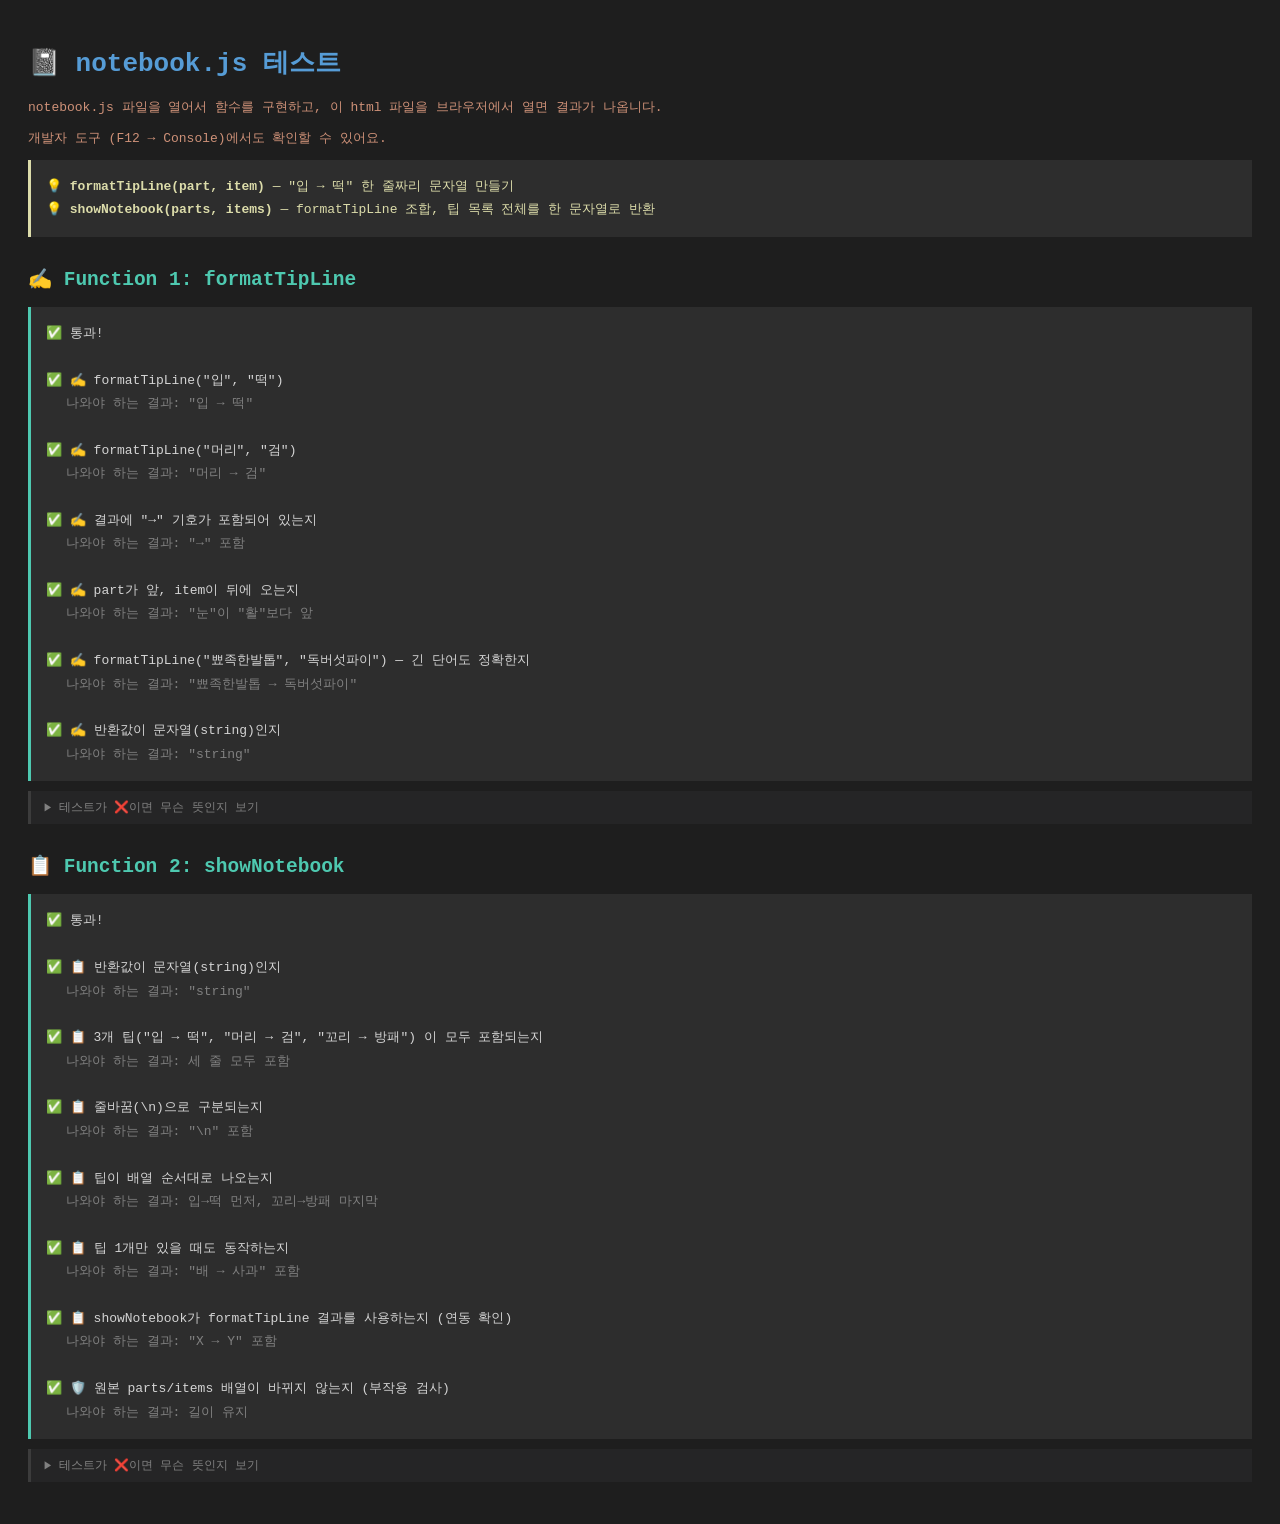
<file: tests/hae/test_notebook.html>
<!doctype html>
<html lang="ko">
    <head>
        <meta charset="UTF-8" />
        <title>notebook.js 테스트</title>
        <style>
            body {
                font-family: monospace;
                background: #1e1e1e;
                color: #d4d4d4;
                padding: 20px;
            }
            h1 {
                color: #569cd6;
            }
            h2 {
                color: #4ec9b0;
                margin-top: 30px;
            }
            p {
                color: #ce9178;
            }
            .result {
                background: #2d2d2d;
                padding: 15px;
                margin: 10px 0;
                border-left: 3px solid #569cd6;
                line-height: 1.8;
            }
            .pass {
                border-left-color: #4ec9b0;
            }
            .fail {
                border-left-color: #f44747;
            }
            .sub {
                color: #808080;
                margin-left: 20px;
            }
            .concept {
                background: #2d2d2d;
                padding: 15px;
                margin: 10px 0;
                border-left: 3px solid #dcdcaa;
                line-height: 1.8;
                color: #dcdcaa;
            }

            details {
                background: #252526;
                border-left: 3px solid #3c3c3c;
                margin: 4px 0 16px 0;
                padding: 0;
            }
            details[open] {
                border-left-color: #569cd6;
            }
            summary {
                padding: 8px 12px;
                cursor: pointer;
                color: #808080;
                font-size: 12px;
                list-style: none;
                user-select: none;
            }
            summary::-webkit-details-marker {
                display: none;
            }
            summary::before {
                content: "▶ ";
                font-size: 10px;
            }
            details[open] summary::before {
                content: "▼ ";
            }
            summary:hover {
                color: #d4d4d4;
            }
            .explain-body {
                padding: 10px 16px 14px 16px;
                font-size: 12px;
                line-height: 2;
                color: #b0b0b0;
            }
            .explain-body b {
                color: #d4d4d4;
            }
            .explain-body code {
                background: #1e1e1e;
                padding: 1px 5px;
                border-radius: 3px;
                color: #9cdcfe;
                font-size: 12px;
            }
            .explain-body .why {
                color: #f44747;
            }
            .explain-body .fix {
                color: #4ec9b0;
            }
            .sub.hint {
                color: #dcdcaa;
                margin-left: 20px;
            }
        </style>
    </head>
    <body>
        <h1>📓 notebook.js 테스트</h1>
        <p>
            notebook.js 파일을 열어서 함수를 구현하고, 이 html 파일을
            브라우저에서 열면 결과가 나옵니다.
        </p>
        <p>개발자 도구 (F12 → Console)에서도 확인할 수 있어요.</p>
        <div class="concept">
            💡 <b>formatTipLine(part, item)</b> — "입 → 떡" 한 줄짜리 문자열
            만들기<br />
            💡 <b>showNotebook(parts, items)</b> — formatTipLine 조합, 팁 목록
            전체를 한 문자열로 반환
        </div>

        <!-- ============================== Function 1 ============================== -->
        <h2>✍️ Function 1: formatTipLine</h2>
        <div id="result1" class="result">테스트 대기중...</div>
        <details>
            <summary>테스트가 ❌이면 무슨 뜻인지 보기</summary>
            <div class="explain-body">
                <b>"입 → 떡"이 안 나오면</b> —
                <span class="why">문자열 조합 방식을 확인하세요.</span><br />
                <code>part + " → " + item</code> 처럼 화살표(<code>→</code>)
                양쪽에 공백이 있어야 합니다.<br />
                <span class="fix"
                    >→ <code>return part + " → " + item;</code> 이 한 줄로
                    완성됩니다.</span
                ><br /><br />

                <b>"→" 기호가 없다고 나오면</b> —
                <span class="why"
                    >일반 하이픈(<code>-</code>)이나 <code>=></code>를 쓰고
                    있습니다.</span
                ><br />
                <span class="fix"
                    >→ 화살표는 특수문자 <code>→</code> 입니다. 복사해서
                    쓰세요.</span
                ><br /><br />

                <b>part가 뒤, item이 앞에 오면</b> —
                <span class="why">매개변수 순서가 바뀌었습니다.</span><br />
                함수 선언
                <code>function formatTipLine(part, item)</code>에서<br />
                첫 번째 인자가 part, 두 번째가 item입니다.<br />
                <span class="fix"
                    >→ <code>part + " → " + item</code> 순서를 확인하세요.</span
                ><br /><br />

                <b>return이 없다고 나오면</b> —
                <span class="why"
                    >console.log만 쓰고 return을 빠뜨렸습니다.</span
                ><br />
                <span class="fix"
                    >→ 함수 안에 <code>return</code> 키워드가 반드시 있어야
                    합니다.</span
                >
            </div>
        </details>

        <!-- ============================== Function 2 ============================== -->
        <h2>📋 Function 2: showNotebook</h2>
        <div id="result2" class="result">테스트 대기중...</div>
        <details>
            <summary>테스트가 ❌이면 무슨 뜻인지 보기</summary>
            <div class="explain-body">
                <b>팁이 하나만 나오거나 빠지면</b> —
                <span class="why">for문이 배열 전체를 돌지 않고 있습니다.</span
                ><br />
                <span class="fix"
                    >→ <code>for (let i = 0; i &lt; parts.length; i++)</code> 로
                    끝까지 돌아야 합니다.</span
                ><br /><br />

                <b>줄바꿈(\n)이 없다고 나오면</b> —
                <span class="why"
                    >각 줄을 그냥 <code>+</code>로 붙이거나 공백으로 이어붙이고
                    있습니다.</span
                ><br />
                <span class="fix"
                    >→ 각 항목 사이에 <code>"\n"</code>을 넣어야 합니다. 배열에
                    push 하고 마지막에 <code>join("\n")</code> 써도
                    됩니다.</span
                ><br /><br />

                <b>순서가 뒤집혀 나오면</b> —
                <span class="why">for문을 뒤에서 앞으로 돌고 있습니다.</span
                ><br />
                <span class="fix"
                    >→ <code>i = 0</code>부터 <code>parts.length</code> 미만까지
                    순서대로 돌면 됩니다.</span
                ><br /><br />

                <b>formatTipLine 결과가 반영 안 되면</b> —
                <span class="why"
                    >showNotebook 안에서 formatTipLine을 호출하지 않고 직접
                    문자열을 만들고 있습니다.</span
                ><br />
                <span class="fix"
                    >→ 반드시 <code>formatTipLine(parts[i], items[i])</code>을
                    호출해서 결과를 이어붙이세요.</span
                ><br /><br />

                <b>원본 배열 부작용 검사가 실패하면</b> —
                <span class="why"
                    >parts나 items 배열에 뭔가 추가하거나 제거하고
                    있습니다.</span
                ><br />
                <span class="fix"
                    >→ 배열은 읽기만 하고, 새 문자열 result에만 이어붙여야
                    합니다.</span
                >
            </div>
        </details>

        <script src="../../js/notebook.js"></script>
        <script src="tests_notebook.js"></script>
    </body>
</html>
</file>
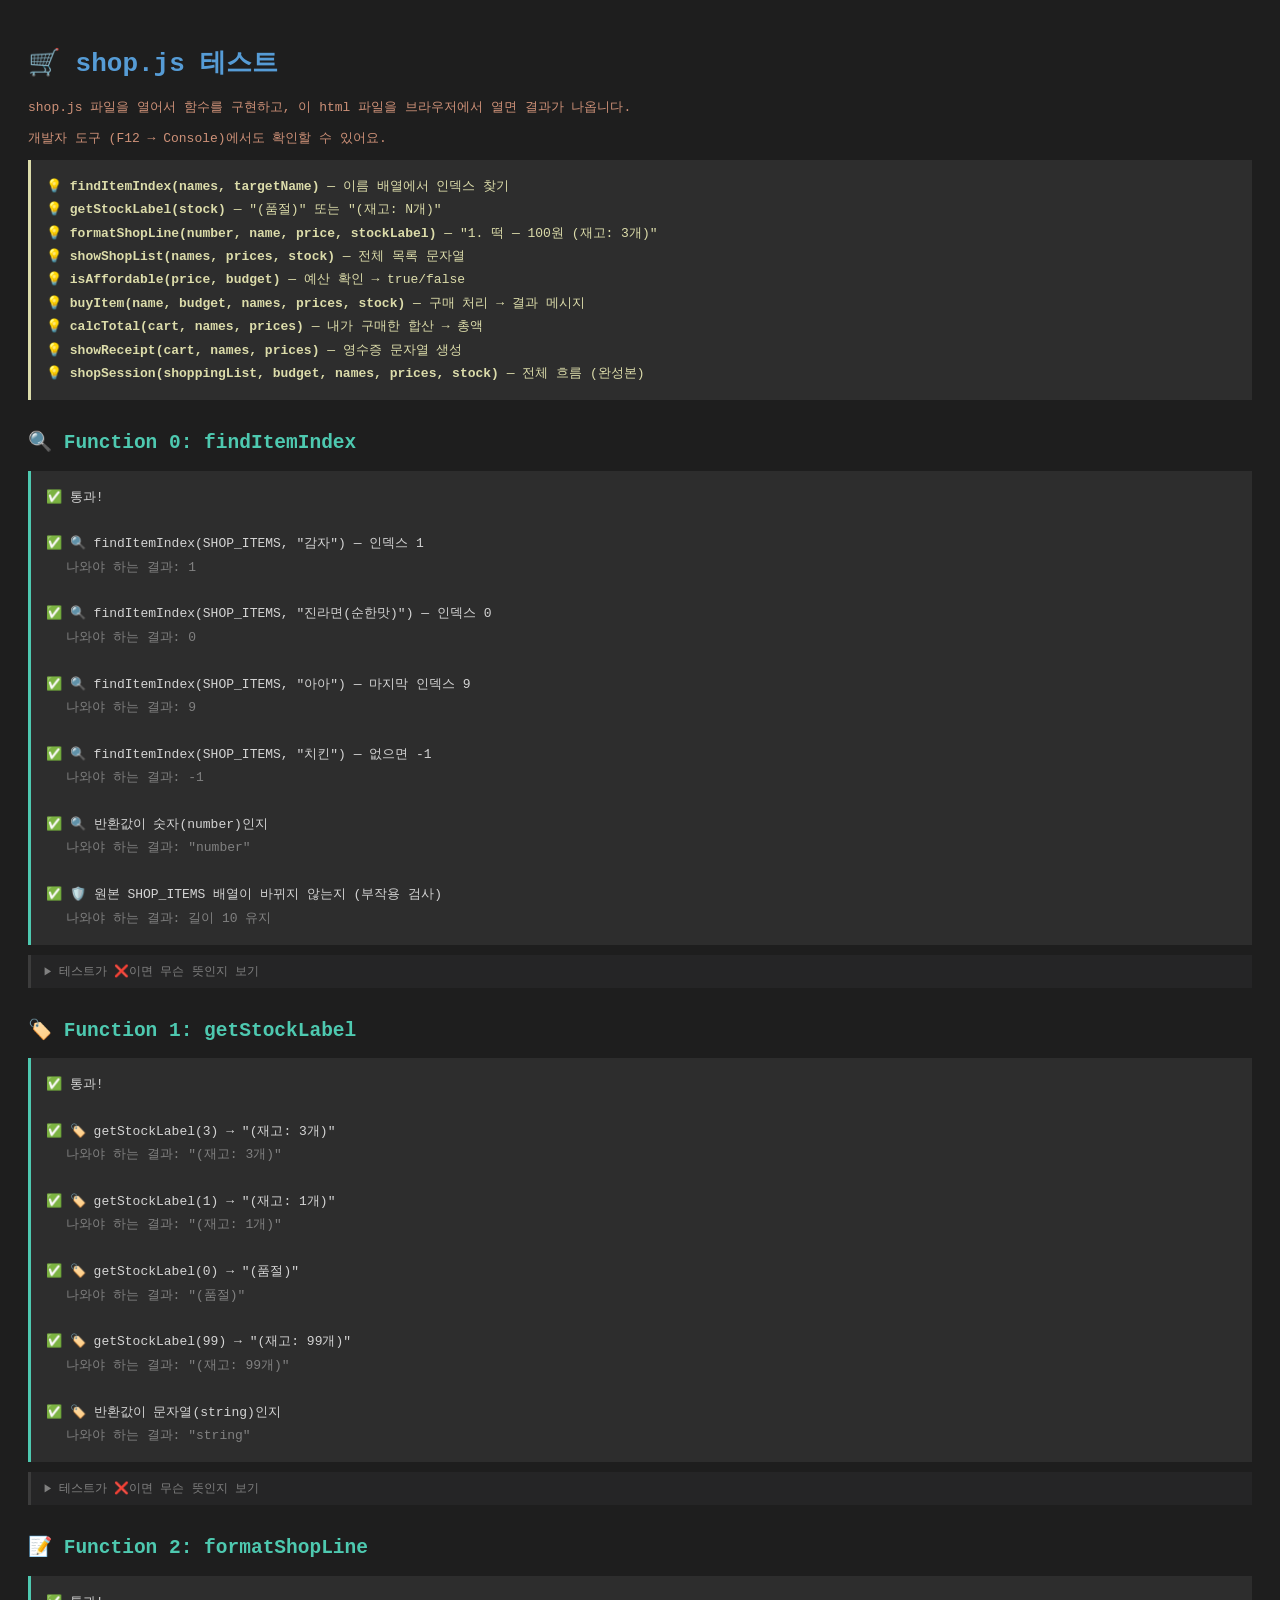
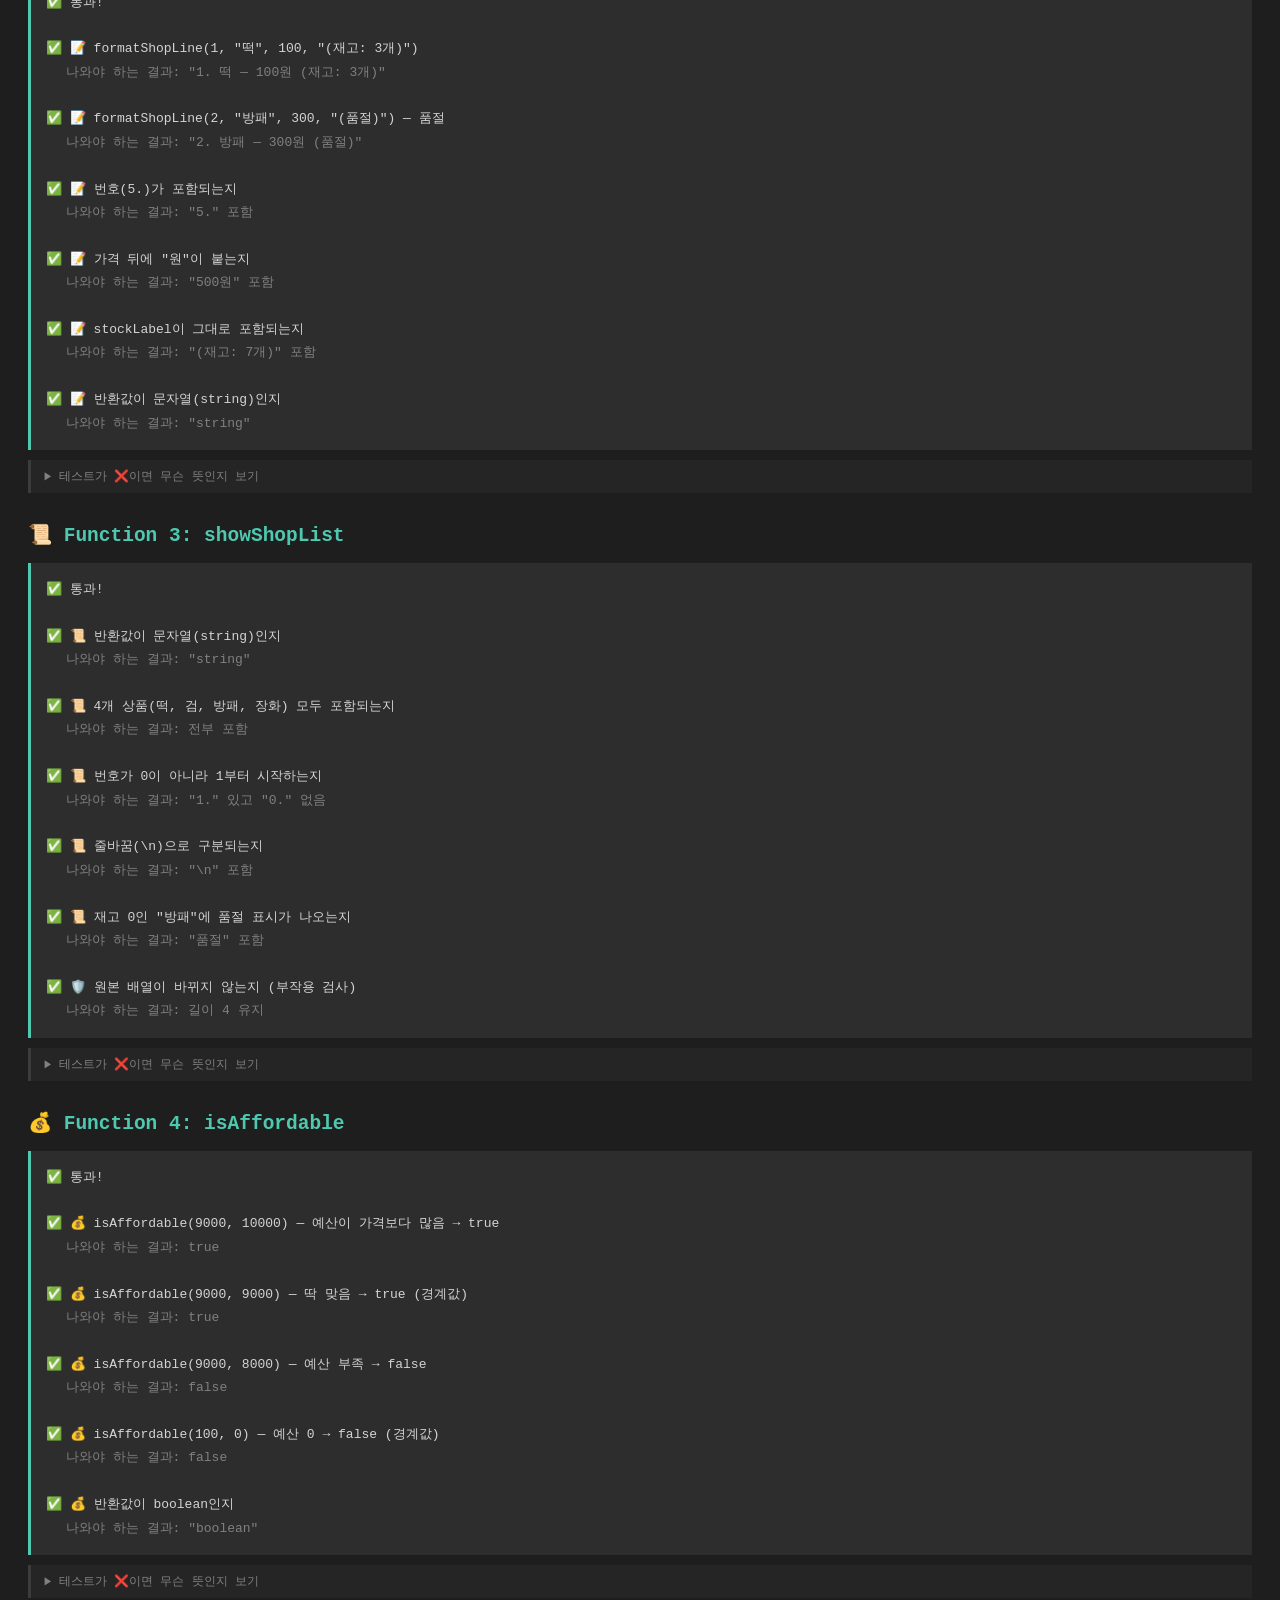
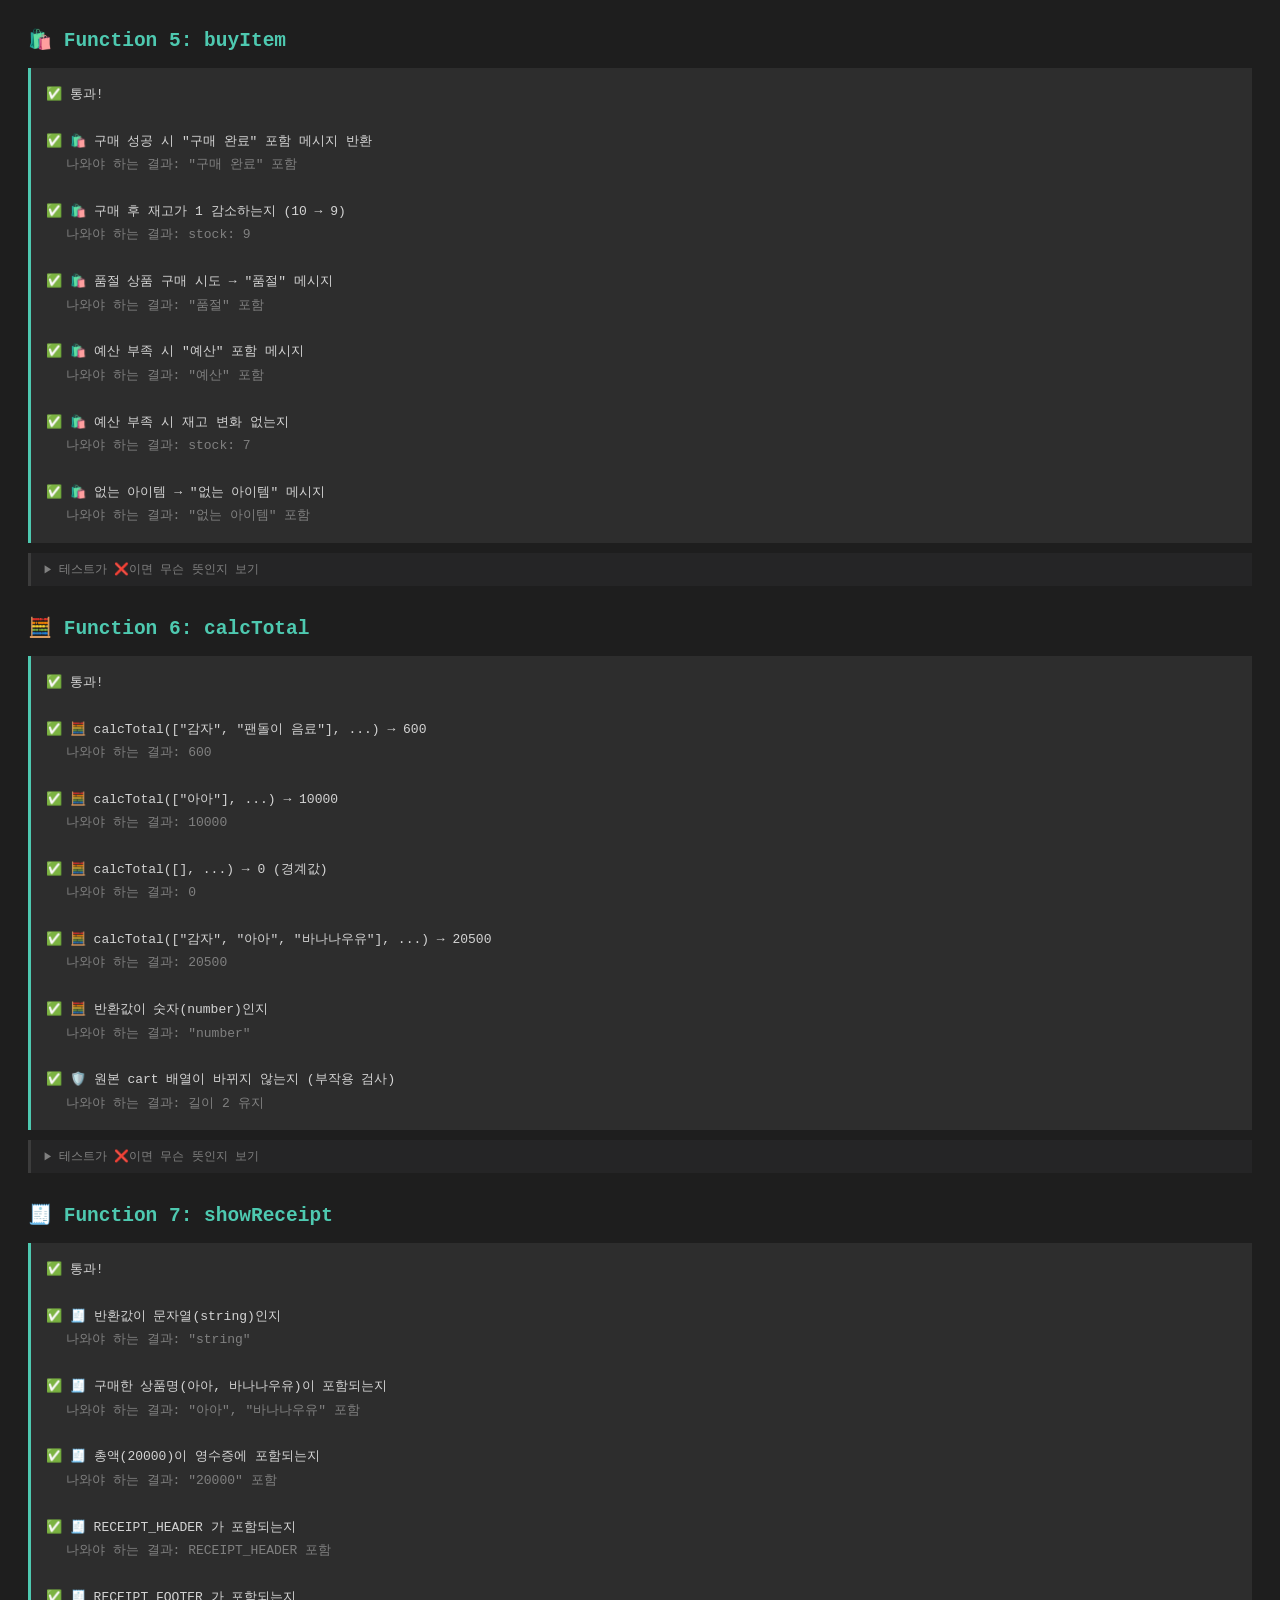
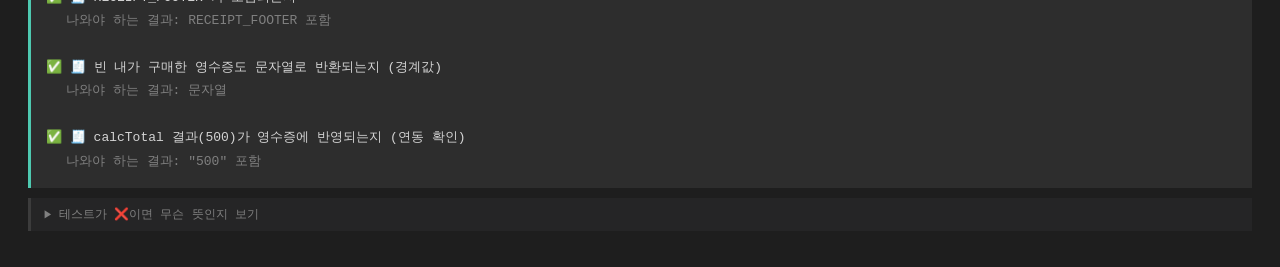
<file: tests/hae/test_shop.html>
<!doctype html>
<html lang="ko">
    <head>
        <meta charset="UTF-8" />
        <title>shop.js 테스트</title>
        <style>
            body {
                font-family: monospace;
                background: #1e1e1e;
                color: #d4d4d4;
                padding: 20px;
            }
            h1 {
                color: #569cd6;
            }
            h2 {
                color: #4ec9b0;
                margin-top: 30px;
            }
            p {
                color: #ce9178;
            }
            .result {
                background: #2d2d2d;
                padding: 15px;
                margin: 10px 0;
                border-left: 3px solid #569cd6;
                line-height: 1.8;
            }
            .pass {
                border-left-color: #4ec9b0;
            }
            .fail {
                border-left-color: #f44747;
            }
            .sub {
                color: #808080;
                margin-left: 20px;
            }
            .concept {
                background: #2d2d2d;
                padding: 15px;
                margin: 10px 0;
                border-left: 3px solid #dcdcaa;
                line-height: 1.8;
                color: #dcdcaa;
            }

            details {
                background: #252526;
                border-left: 3px solid #3c3c3c;
                margin: 4px 0 16px 0;
                padding: 0;
            }
            details[open] {
                border-left-color: #569cd6;
            }
            summary {
                padding: 8px 12px;
                cursor: pointer;
                color: #808080;
                font-size: 12px;
                list-style: none;
                user-select: none;
            }
            summary::-webkit-details-marker {
                display: none;
            }
            summary::before {
                content: "▶ ";
                font-size: 10px;
            }
            details[open] summary::before {
                content: "▼ ";
            }
            summary:hover {
                color: #d4d4d4;
            }
            .explain-body {
                padding: 10px 16px 14px 16px;
                font-size: 12px;
                line-height: 2;
                color: #b0b0b0;
            }
            .explain-body b {
                color: #d4d4d4;
            }
            .explain-body code {
                background: #1e1e1e;
                padding: 1px 5px;
                border-radius: 3px;
                color: #9cdcfe;
                font-size: 12px;
            }
            .explain-body .why {
                color: #f44747;
            }
            .explain-body .fix {
                color: #4ec9b0;
            }
            .sub.hint {
                color: #dcdcaa;
                margin-left: 20px;
            }
        </style>
    </head>
    <body>
        <h1>🛒 shop.js 테스트</h1>
        <p>
            shop.js 파일을 열어서 함수를 구현하고, 이 html 파일을 브라우저에서
            열면 결과가 나옵니다.
        </p>
        <p>개발자 도구 (F12 → Console)에서도 확인할 수 있어요.</p>
        <div class="concept">
            💡 <b>findItemIndex(names, targetName)</b> — 이름 배열에서 인덱스
            찾기<br />
            💡 <b>getStockLabel(stock)</b> — "(품절)" 또는 "(재고: N개)"<br />
            💡 <b>formatShopLine(number, name, price, stockLabel)</b> — "1. 떡 —
            100원 (재고: 3개)"<br />
            💡 <b>showShopList(names, prices, stock)</b> — 전체 목록 문자열<br />
            💡 <b>isAffordable(price, budget)</b> — 예산 확인 → true/false<br />
            💡 <b>buyItem(name, budget, names, prices, stock)</b> — 구매 처리 →
            결과 메시지<br />
            💡 <b>calcTotal(cart, names, prices)</b> — 내가 구매한 합산 →
            총액<br />
            💡 <b>showReceipt(cart, names, prices)</b> — 영수증 문자열 생성<br />
            💡 <b>shopSession(shoppingList, budget, names, prices, stock)</b> —
            전체 흐름 (완성본)
        </div>

        <!-- ============================== Function 0 ============================== -->
        <h2>🔍 Function 0: findItemIndex</h2>
        <div id="result0" class="result">테스트 대기중...</div>
        <details>
            <summary>테스트가 ❌이면 무슨 뜻인지 보기</summary>
            <div class="explain-body">
                <b>인덱스가 1씩 크게 나오면</b> —
                <span class="why"
                    >for문이 0이 아닌 1부터 시작하고 있습니다.</span
                ><br />
                <span class="fix"
                    >→ <code>for (let i = 0; ...)</code> 0부터 시작해야 배열
                    인덱스와 일치합니다.</span
                ><br /><br />

                <b>없는 이름인데 -1이 안 나오면</b> —
                <span class="why">for문이 끝난 뒤 return이 없습니다.</span
                ><br />
                <span class="fix"
                    >→ <code>return -1;</code> 이 for문 바깥(함수 맨 끝)에
                    있는지 확인하세요.</span
                ><br /><br />

                <b>숫자가 아닌 다른 값이 나오면</b> —
                <span class="why"
                    >인덱스 대신 이름 자체를 return하고 있습니다.</span
                ><br />
                <span class="fix"
                    >→ <code>return i;</code> (names[i]가 아닙니다!)</span
                ><br /><br />

                <b>원본 names 배열 부작용 검사가 실패하면</b> —
                <span class="why">names 배열을 수정하고 있습니다.</span><br />
                <span class="fix"
                    >→ names는 읽기만 해야 합니다. splice나 push를 쓰지
                    마세요.</span
                >
            </div>
        </details>

        <!-- ============================== Function 1 ============================== -->
        <h2>🏷️ Function 1: getStockLabel</h2>
        <div id="result1" class="result">테스트 대기중...</div>
        <details>
            <summary>테스트가 ❌이면 무슨 뜻인지 보기</summary>
            <div class="explain-body">
                <b>"(품절)"이 안 나오면</b> —
                <span class="why">stock이 0일 때의 분기가 없습니다.</span><br />
                <span class="fix"
                    >→ <code>if (stock === 0) return "(품절)";</code> 을 먼저
                    처리하세요.</span
                ><br /><br />

                <b>"(재고: 3개)"에서 숫자가 다르게 나오면</b> —
                <span class="why"
                    >stock 값을 문자열에 끼워넣지 않고 고정 숫자를 쓰고
                    있습니다.</span
                ><br />
                <span class="fix"
                    >→ <code>"(재고: " + stock + "개)"</code> 처럼 변수를 직접
                    넣어야 합니다.</span
                ><br /><br />

                <b>괄호나 콜론, 공백이 틀리면</b> —
                <span class="why">형식이 정확히 맞아야 합니다.</span><br />
                <span class="fix"
                    >→ <code>(재고: N개)</code> — 여는 괄호, "재고", 콜론, 공백,
                    숫자, "개", 닫는 괄호 순서입니다.</span
                >
            </div>
        </details>

        <!-- ============================== Function 2 ============================== -->
        <h2>📝 Function 2: formatShopLine</h2>
        <div id="result2" class="result">테스트 대기중...</div>
        <details>
            <summary>테스트가 ❌이면 무슨 뜻인지 보기</summary>
            <div class="explain-body">
                <b>"1. 떡 — 100원 (재고: 3개)"가 안 나오면</b> —
                <span class="why">구분자나 공백이 다릅니다.</span><br />
                점(<code>.</code>), 줄표(<code>—</code>), "원" 뒤 공백을 정확히
                확인하세요.<br />
                <span class="fix"
                    >→
                    <code
                        >number + ". " + name + " — " + price + "원 " +
                        stockLabel</code
                    ></span
                ><br /><br />

                <b>stockLabel이 이상하게 나오면</b> —
                <span class="why"
                    >stockLabel 파라미터는 이미 getStockLabel의 결과
                    문자열입니다.</span
                ><br />
                <span class="fix"
                    >→ stockLabel을 그대로 이어붙이면 됩니다. showShopList에서
                    getStockLabel을 호출하고 그 결과를 formatShopLine에
                    넘깁니다.</span
                ><br /><br />

                <b>가격 뒤에 "원"이 없으면</b> —
                <span class="why">숫자만 붙이고 "원"을 빠뜨렸습니다.</span
                ><br />
                <span class="fix"
                    >→ <code>price + "원"</code> 으로 붙여야 합니다.</span
                >
            </div>
        </details>

        <!-- ============================== Function 3 ============================== -->
        <h2>📜 Function 3: showShopList</h2>
        <div id="result3" class="result">테스트 대기중...</div>
        <details>
            <summary>테스트가 ❌이면 무슨 뜻인지 보기</summary>
            <div class="explain-body">
                <b>상품이 하나만 나오거나 빠지면</b> —
                <span class="why">for문이 배열 전체를 돌지 않고 있습니다.</span
                ><br />
                <span class="fix"
                    >→ <code>for (let i = 0; i &lt; names.length; i++)</code> 로
                    끝까지 돌아야 합니다.</span
                ><br /><br />

                <b>번호가 0부터 시작하면</b> —
                <span class="why"
                    >i를 그대로 formatShopLine에 넘기고 있습니다.</span
                ><br />
                <span class="fix"
                    >→ <code>formatShopLine(i + 1, ...)</code> 으로
                    넘기세요.</span
                ><br /><br />

                <b>줄바꿈(\n)이 없다고 나오면</b> —
                <span class="why">항목들을 그냥 이어 붙이고 있습니다.</span
                ><br />
                <span class="fix"
                    >→ 첫 번째 줄은 \n 없이, 나머지는 앞에 <code>"\n"</code>을
                    붙여서 이어붙이세요.</span
                ><br /><br />

                <b>품절 표시가 없으면</b> —
                <span class="why">getStockLabel을 호출하지 않고 있습니다.</span
                ><br />
                <span class="fix"
                    >→ <code>getStockLabel(stock[i])</code> 를 호출해서 재고
                    라벨을 만들고
                    <code
                        >formatShopLine(i+1, names[i], prices[i],
                        stockLabel)</code
                    >
                    에 넘기세요.</span
                ><br /><br />

                <b>원본 배열 부작용 검사가 실패하면</b> —
                <span class="why">배열을 수정하고 있습니다.</span><br />
                <span class="fix"
                    >→ 배열은 읽기만 해야 합니다. push나 splice를 쓰지
                    마세요.</span
                >
            </div>
        </details>

        <!-- ============================== Function 4 ============================== -->
        <h2>💰 Function 4: isAffordable</h2>
        <div id="result4" class="result">테스트 대기중...</div>
        <details>
            <summary>테스트가 ❌이면 무슨 뜻인지 보기</summary>
            <div class="explain-body">
                <b>딱 맞는 예산(9000, 9000)에서 false가 나오면</b> —
                <span class="why"
                    ><code>&lt;</code>를 쓰고 있습니다. 등호가 빠졌습니다.</span
                ><br />
                <span class="fix"
                    >→ <code>price &lt;= budget</code> 로 등호를 포함해야
                    합니다.</span
                ><br /><br />

                <b>예산이 충분한데 false가 나오면</b> —
                <span class="why"
                    >인자 순서가 바뀌었습니다. price와 budget을 거꾸로 비교하고
                    있습니다.</span
                ><br />
                <span class="fix"
                    >→ 함수 선언 <code>isAffordable(price, budget)</code> —
                    price가 첫 번째, budget이 두 번째입니다.</span
                ><br /><br />

                <b>반환값이 boolean이 아니면</b> —
                <span class="why">숫자나 문자열을 return하고 있습니다.</span
                ><br />
                <span class="fix"
                    >→ <code>return price &lt;= budget;</code> 비교 연산 자체가
                    true/false를 반환합니다.</span
                >
            </div>
        </details>

        <!-- ============================== Function 5 ============================== -->
        <h2>🛍️ Function 5: buyItem</h2>
        <div id="result5" class="result">테스트 대기중...</div>
        <details>
            <summary>테스트가 ❌이면 무슨 뜻인지 보기</summary>
            <div class="explain-body">
                <b>없는 아이템인데 메시지가 안 나오면</b> —
                <span class="why"
                    >findItemIndex 결과를 체크하지 않고 있습니다.</span
                ><br />
                <span class="fix"
                    >→ <code>findItemIndex(names, name)</code> 가 -1이면
                    <code>"없는 아이템입니다"</code> 를 return 하세요.</span
                ><br /><br />

                <b>품절인데 "품절" 메시지가 안 나오면</b> —
                <span class="why">재고 확인을 하지 않고 있습니다.</span><br />
                <span class="fix"
                    >→ <code>if (stock[인덱스] === 0)</code> 으로 품절을
                    체크하고 메시지를 반환하세요.</span
                ><br /><br />

                <b>예산 부족인데 구매가 되면</b> —
                <span class="why"
                    >isAffordable을 호출하지 않거나 결과를 반대로 쓰고
                    있습니다.</span
                ><br />
                <span class="fix"
                    >→
                    <code>if (!isAffordable(prices[인덱스], budget))</code> 로
                    예산 부족일 때 early return하세요.</span
                ><br /><br />

                <b>구매 후 재고가 안 줄어들면</b> —
                <span class="why">stock[인덱스]를 감소시키지 않았습니다.</span
                ><br />
                <span class="fix"
                    >→ 구매 성공 시 <code>stock[인덱스]--</code> 를 해야
                    합니다.</span
                >
            </div>
        </details>

        <!-- ============================== Function 6 ============================== -->
        <h2>🧮 Function 6: calcTotal</h2>
        <div id="result6" class="result">테스트 대기중...</div>
        <details>
            <summary>테스트가 ❌이면 무슨 뜻인지 보기</summary>
            <div class="explain-body">
                <b>합계가 0으로 나오면</b> —
                <span class="why">total 누적을 하지 않고 있습니다.</span><br />
                <span class="fix"
                    >→ <code>let total = 0;</code> 후
                    <code>findItemIndex(names, cart[i])</code> 로 인덱스를 찾고
                    <code>total += prices[인덱스];</code> 를 for문 안에서
                    반복하세요.</span
                ><br /><br />

                <b>빈 내가 구매한에서 0이 안 나오면</b> —
                <span class="why"
                    >초기값이 0이 아닌 다른 값으로 설정되어 있습니다.</span
                ><br />
                <span class="fix"
                    >→ <code>let total = 0;</code> 으로 시작해야 합니다.</span
                ><br /><br />

                <b>합계가 더 크거나 작게 나오면</b> —
                <span class="why"
                    >findItemIndex로 찾은 인덱스가 잘못되었거나 prices를 쓰지
                    않고 있습니다.</span
                ><br />
                <span class="fix"
                    >→ <code>prices[인덱스]</code> 를 더해야 합니다.</span
                ><br /><br />

                <b>원본 cart 배열 부작용 검사가 실패하면</b> —
                <span class="why">cart 배열을 수정하고 있습니다.</span><br />
                <span class="fix"
                    >→ cart는 읽기만 해야 합니다. splice나 pop을 쓰지
                    마세요.</span
                >
            </div>
        </details>

        <!-- ============================== Function 7 ============================== -->
        <h2>🧾 Function 7: showReceipt</h2>
        <div id="result7" class="result">테스트 대기중...</div>
        <details>
            <summary>테스트가 ❌이면 무슨 뜻인지 보기</summary>
            <div class="explain-body">
                <b>문자열이 안 나오면</b> —
                <span class="why"
                    >return이 없거나 객체를 return하고 있습니다.</span
                ><br />
                <span class="fix"
                    >→ 영수증은 문자열 하나여야 합니다.
                    <code>return result;</code> 형태로 반환하세요.</span
                ><br /><br />

                <b>상품명이 포함되지 않으면</b> —
                <span class="why">cart를 순회하지 않고 있습니다.</span><br />
                <span class="fix"
                    >→ for문으로 cart를 돌면서 <code>cart[i]</code>와
                    <code>prices[findItemIndex(names, cart[i])]</code>를 영수증
                    문자열에 이어붙이세요.</span
                ><br /><br />

                <b>총액이 포함되지 않으면</b> —
                <span class="why">calcTotal을 호출하지 않았습니다.</span><br />
                <span class="fix"
                    >→ <code>calcTotal(cart, names, prices)</code> 로 합계를
                    구하고 영수증 문자열에 포함시키세요.</span
                ><br /><br />

                <b>RECEIPT_HEADER 나 RECEIPT_FOOTER 가 없으면</b> —
                <span class="why">영수증 머리말/꼬리말을 빠뜨렸습니다.</span
                ><br />
                <span class="fix"
                    >→ <code>result = RECEIPT_HEADER</code> 로 시작하고
                    <code>result += "\n\n" + RECEIPT_FOOTER</code> 로
                    끝내세요.</span
                ><br /><br />

                <b>빈 내가 구매한 영수증에서 오류가 나면</b> —
                <span class="why">cart가 빈 배열일 때 처리가 없습니다.</span
                ><br />
                <span class="fix"
                    >→ for문은 cart.length가 0이면 자연스럽게 안 돌아가므로 별도
                    처리는 불필요합니다. total은 0이 됩니다.</span
                >
            </div>
        </details>

        <script src="../../js/shop.js"></script>
        <script src="tests_shop.js"></script>
    </body>
</html>
</file>
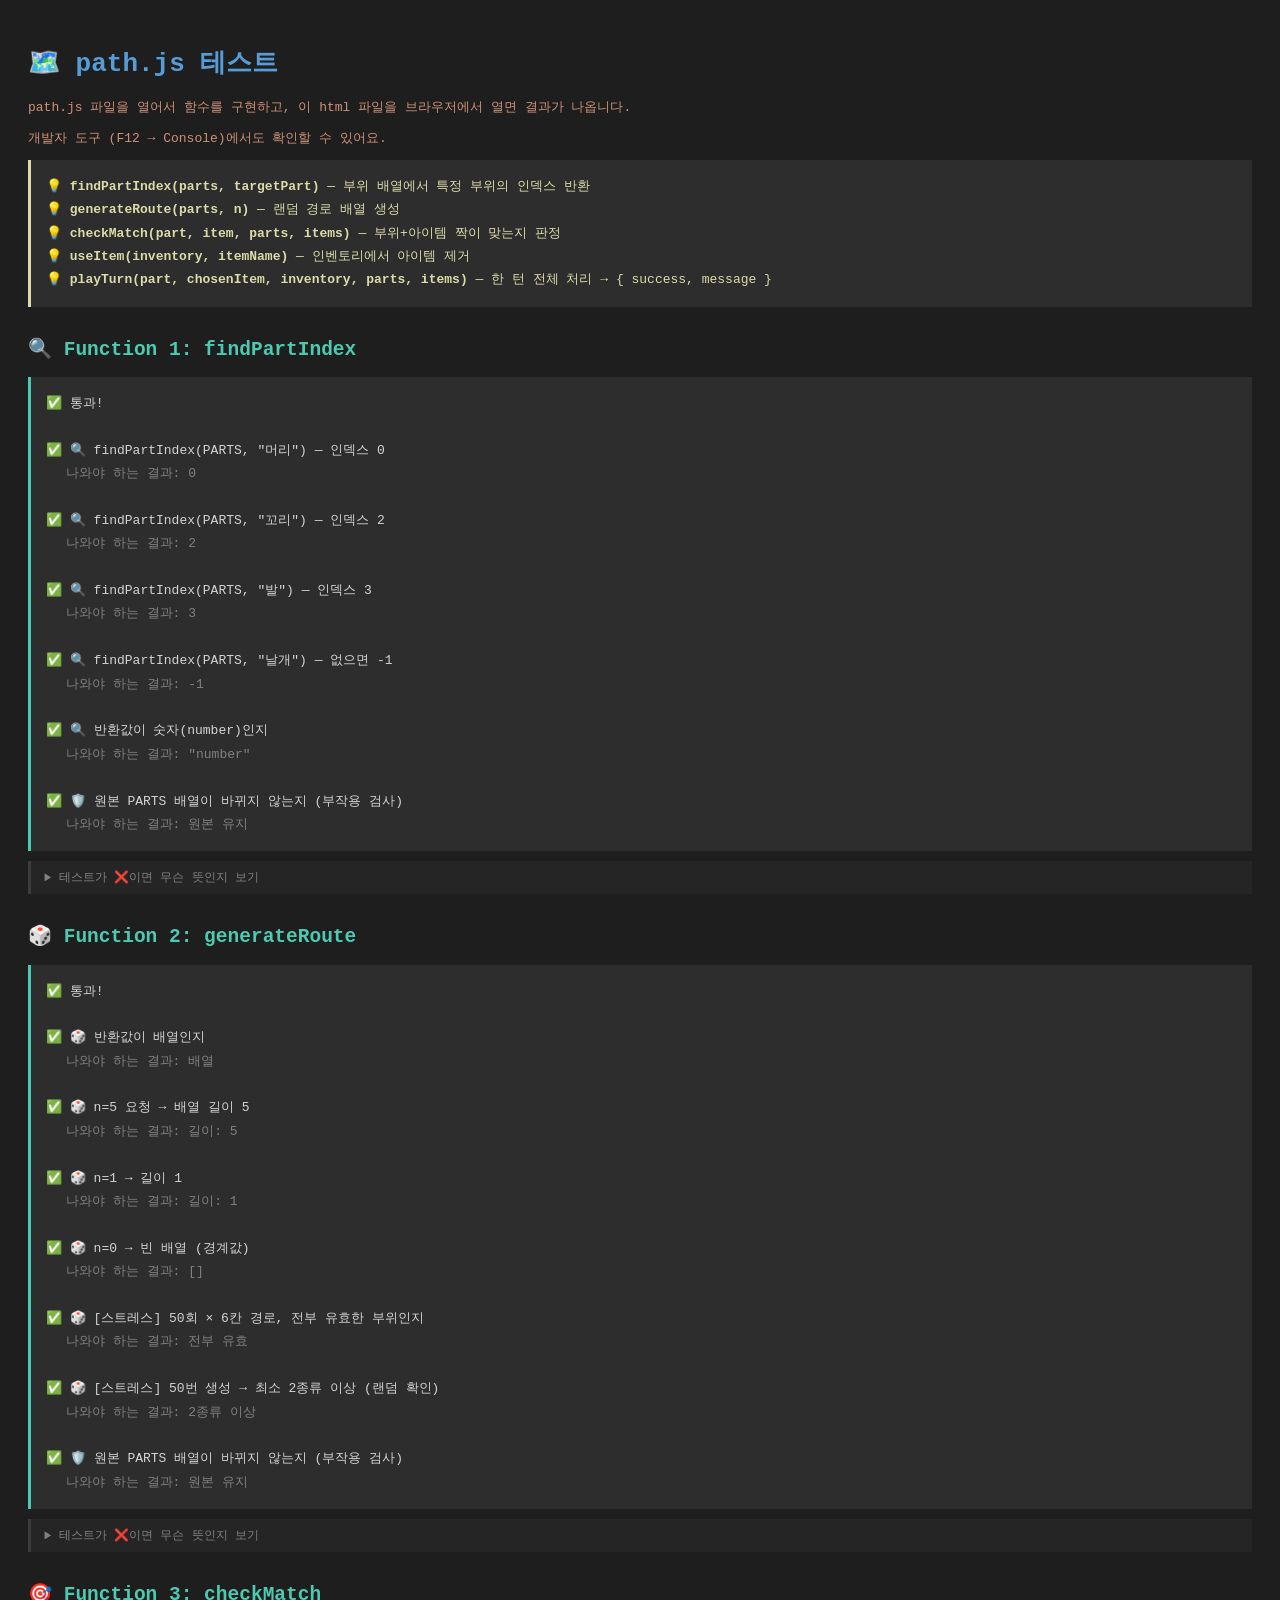
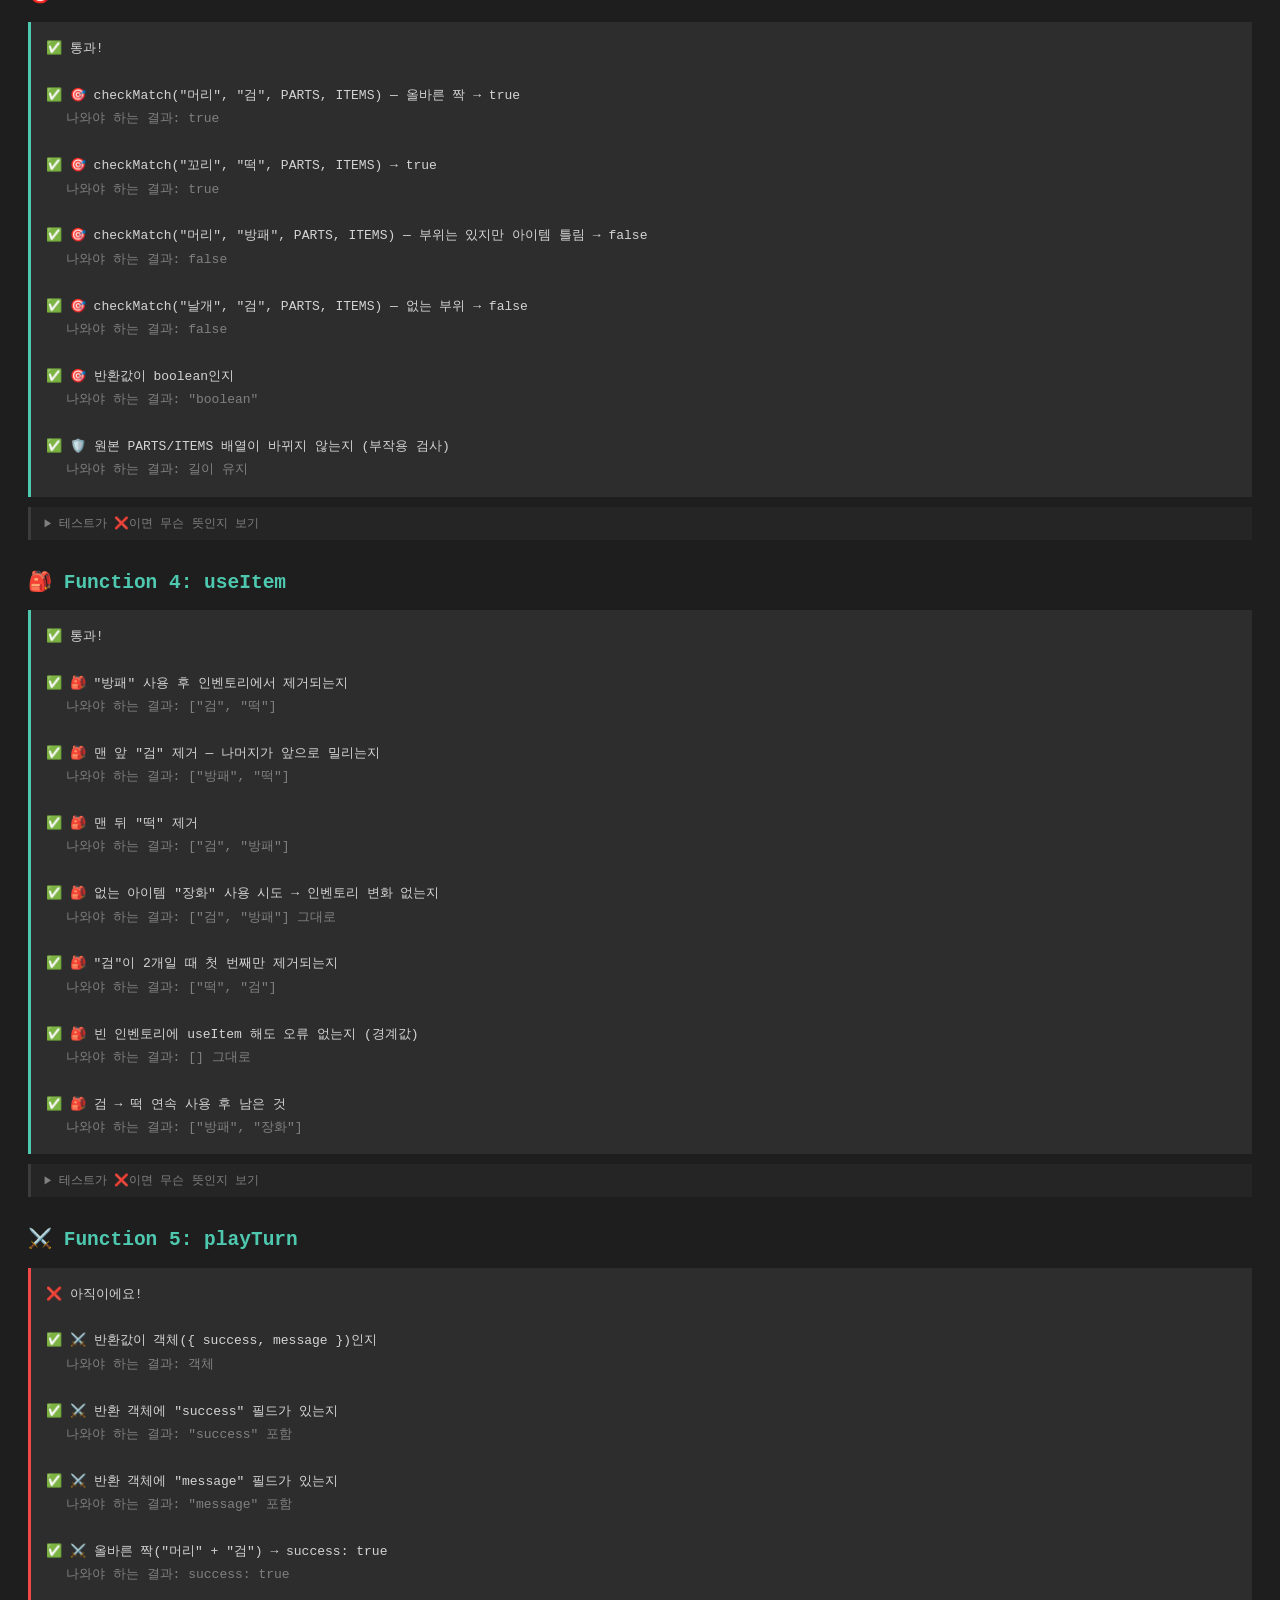
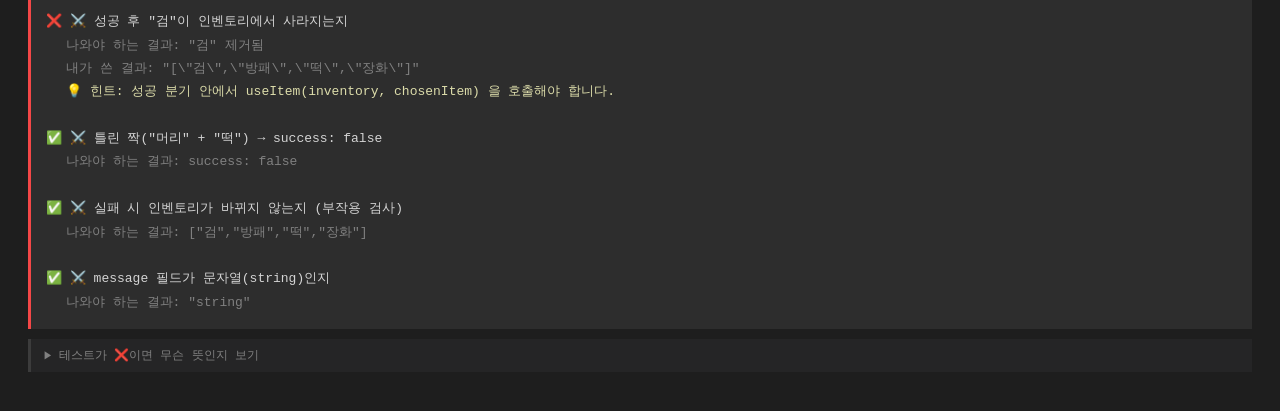
<file: tests/ung/test_path.html>
<!doctype html>
<html lang="ko">
    <head>
        <meta charset="UTF-8" />
        <title>path.js 테스트</title>
        <style>
            body {
                font-family: monospace;
                background: #1e1e1e;
                color: #d4d4d4;
                padding: 20px;
            }
            h1 {
                color: #569cd6;
            }
            h2 {
                color: #4ec9b0;
                margin-top: 30px;
            }
            p {
                color: #ce9178;
            }
            .result {
                background: #2d2d2d;
                padding: 15px;
                margin: 10px 0;
                border-left: 3px solid #569cd6;
                line-height: 1.8;
            }
            .pass {
                border-left-color: #4ec9b0;
            }
            .fail {
                border-left-color: #f44747;
            }
            .sub {
                color: #808080;
                margin-left: 20px;
            }
            .concept {
                background: #2d2d2d;
                padding: 15px;
                margin: 10px 0;
                border-left: 3px solid #dcdcaa;
                line-height: 1.8;
                color: #dcdcaa;
            }

            details {
                background: #252526;
                border-left: 3px solid #3c3c3c;
                margin: 4px 0 16px 0;
                padding: 0;
            }
            details[open] {
                border-left-color: #569cd6;
            }
            summary {
                padding: 8px 12px;
                cursor: pointer;
                color: #808080;
                font-size: 12px;
                list-style: none;
                user-select: none;
            }
            summary::-webkit-details-marker {
                display: none;
            }
            summary::before {
                content: "▶ ";
                font-size: 10px;
            }
            details[open] summary::before {
                content: "▼ ";
            }
            summary:hover {
                color: #d4d4d4;
            }
            .explain-body {
                padding: 10px 16px 14px 16px;
                font-size: 12px;
                line-height: 2;
                color: #b0b0b0;
            }
            .explain-body b {
                color: #d4d4d4;
            }
            .explain-body code {
                background: #1e1e1e;
                padding: 1px 5px;
                border-radius: 3px;
                color: #9cdcfe;
                font-size: 12px;
            }
            .explain-body .why {
                color: #f44747;
            }
            .explain-body .fix {
                color: #4ec9b0;
            }
            .sub.hint {
                color: #dcdcaa;
                margin-left: 20px;
            }
        </style>
    </head>
    <body>
        <h1>🗺️ path.js 테스트</h1>
        <p>
            path.js 파일을 열어서 함수를 구현하고, 이 html 파일을 브라우저에서
            열면 결과가 나옵니다.
        </p>
        <p>개발자 도구 (F12 → Console)에서도 확인할 수 있어요.</p>
        <div class="concept">
            💡 <b>findPartIndex(parts, targetPart)</b> — 부위 배열에서 특정
            부위의 인덱스 반환<br />
            💡 <b>generateRoute(parts, n)</b> — 랜덤 경로 배열 생성<br />
            💡 <b>checkMatch(part, item, parts, items)</b> — 부위+아이템 짝이
            맞는지 판정<br />
            💡 <b>useItem(inventory, itemName)</b> — 인벤토리에서 아이템 제거<br />
            💡 <b>playTurn(part, chosenItem, inventory, parts, items)</b> — 한
            턴 전체 처리 → { success, message }
        </div>

        <!-- ============================== Function 1 ============================== -->
        <h2>🔍 Function 1: findPartIndex</h2>
        <div id="result1" class="result">테스트 대기중...</div>
        <details>
            <summary>테스트가 ❌이면 무슨 뜻인지 보기</summary>
            <div class="explain-body">
                <b>인덱스가 1씩 크게 나오면</b> —
                <span class="why"
                    >for문이 0이 아닌 1부터 시작하고 있습니다.</span
                ><br />
                <span class="fix"
                    >→ <code>for (let i = 0; ...)</code> 0부터 시작해야 배열
                    인덱스와 일치합니다.</span
                ><br /><br />

                <b>없는 부위인데 -1이 안 나오면</b> —
                <span class="why">for문이 끝난 뒤 return이 없습니다.</span
                ><br />
                못 찾으면 for문 밖에서 -1을 return해야 합니다.<br />
                <span class="fix"
                    >→ <code>return -1;</code> 이 for문 바깥(함수 맨 끝)에
                    있는지 확인하세요.</span
                ><br /><br />

                <b>숫자가 아닌 다른 값이 나오면</b> —
                <span class="why"
                    >인덱스 대신 부위 이름 자체를 return하고 있습니다.</span
                ><br />
                <span class="fix"
                    >→ <code>return i;</code> (parts[i]가 아닙니다!)</span
                ><br /><br />

                <b>원본 parts 배열 부작용 검사가 실패하면</b> —
                <span class="why">parts 배열을 수정하고 있습니다.</span><br />
                <span class="fix"
                    >→ parts는 읽기만 해야 합니다. splice나 push를 쓰지
                    마세요.</span
                >
            </div>
        </details>

        <!-- ============================== Function 2 ============================== -->
        <h2>🎲 Function 2: generateRoute</h2>
        <div id="result2" class="result">테스트 대기중...</div>
        <details>
            <summary>테스트가 ❌이면 무슨 뜻인지 보기</summary>
            <div class="explain-body">
                <b>길이가 틀리면</b> —
                <span class="why">for문이 n번 돌지 않고 있습니다.</span><br />
                <span class="fix"
                    >→ <code>for (let i = 0; i &lt; n; i++)</code> 에서
                    <code>n</code>이 맞는지 확인하세요.</span
                ><br /><br />

                <b>유효하지 않은 값이 나오면</b> —
                <span class="why"
                    >인덱스 범위가 parts 배열을 벗어나고 있습니다.</span
                ><br />
                <code>Math.random() * 10</code> 같은 고정 숫자를 쓰면 범위를
                벗어납니다.<br />
                <span class="fix"
                    >→ <code>Math.floor(Math.random() * parts.length)</code> 로
                    parts 길이에 맞춰야 합니다.</span
                ><br /><br />

                <b>랜덤 확인에서 1종류만 나오면</b> —
                <span class="why"
                    >Math.random()을 for문 밖에서 한 번만 계산하고 재사용하고
                    있습니다.</span
                ><br />
                <span class="fix"
                    >→
                    <code
                        >let idx = Math.floor(Math.random() *
                        parts.length)</code
                    >
                    이 줄이 for문 안에 있어야 합니다.</span
                ><br /><br />

                <b>원본 parts 배열 부작용 검사가 실패하면</b> —
                <span class="why">parts 배열에서 항목을 제거하고 있습니다.</span
                ><br />
                경로는 같은 부위가 반복될 수 있습니다. parts는 건드리지
                마세요.<br />
                <span class="fix"
                    >→ <code>route.push(parts[idx])</code> 만 하고
                    parts.splice는 쓰지 않습니다.</span
                >
            </div>
        </details>

        <!-- ============================== Function 3 ============================== -->
        <h2>🎯 Function 3: checkMatch</h2>
        <div id="result3" class="result">테스트 대기중...</div>
        <details>
            <summary>테스트가 ❌이면 무슨 뜻인지 보기</summary>
            <div class="explain-body">
                <b>올바른 짝인데 false가 나오면</b> —
                <span class="why"
                    >findPartIndex를 호출하지 않거나 인덱스를 잘못 쓰고
                    있습니다.</span
                ><br />
                <code>findPartIndex(parts, part)</code> 로 인덱스를 찾은 뒤
                <code>items[인덱스] === item</code> 을 확인해야 합니다.<br />
                <span class="fix"
                    >→
                    <code
                        >let idx = findPartIndex(parts, part); if (idx !== -1 &&
                        items[idx] === item) return true;</code
                    ></span
                ><br /><br />

                <b>틀린 짝인데 true가 나오면</b> —
                <span class="why"
                    >부위만 확인하고 아이템은 확인하지 않고 있습니다.</span
                ><br />
                <span class="fix"
                    >→ 인덱스를 찾은 뒤 <code>items[인덱스] === item</code> 도
                    확인해야 합니다.</span
                ><br /><br />

                <b>없는 부위인데 오류가 나거나 이상한 값이 나오면</b> —
                <span class="why"
                    >findPartIndex가 -1을 반환할 때 처리가 없습니다.</span
                ><br />
                <span class="fix"
                    >→ 인덱스가 <code>-1</code> 이면 바로
                    <code>return false;</code> 해야 합니다.</span
                ><br /><br />

                <b>원본 배열 부작용 검사가 실패하면</b> —
                <span class="why">parts나 items 배열을 수정하고 있습니다.</span
                ><br />
                <span class="fix">→ 배열은 읽기만 해야 합니다.</span>
            </div>
        </details>

        <!-- ============================== Function 4 ============================== -->
        <h2>🎒 Function 4: useItem</h2>
        <div id="result4" class="result">테스트 대기중...</div>
        <details>
            <summary>테스트가 ❌이면 무슨 뜻인지 보기</summary>
            <div class="explain-body">
                <b>꺼낸 후 배열이 안 줄어들면</b> —
                <span class="why"
                    >splice를 쓰지 않았거나 위치가 틀렸습니다.</span
                ><br />
                <span class="fix"
                    >→ <code>inventory.splice(i, 1)</code> 이 if문 안, return
                    바로 앞에 있어야 합니다.</span
                ><br /><br />

                <b>맨 앞 항목 제거 후 나머지가 안 밀리면</b> —
                <span class="why"
                    >splice 대신 <code>inventory[i] = undefined</code> 같은 걸
                    쓰고 있습니다.</span
                ><br />
                splice는 그 자리를 완전히 없애고 뒤 항목을 앞으로 당겨줍니다.<br />
                <span class="fix"
                    >→ <code>inventory.splice(i, 1)</code> 만 쓰면 됩니다.</span
                ><br /><br />

                <b>없는 아이템인데 배열이 바뀌면</b> —
                <span class="why"
                    >splice를 if문 밖에서 무조건 호출하고 있습니다.</span
                ><br />
                <span class="fix"
                    >→ splice는 아이템을 찾았을 때(if문 안에서)만 호출해야
                    합니다.</span
                ><br /><br />

                <b>같은 아이템이 2개인데 2개 다 사라지면</b> —
                <span class="why"
                    >splice 후에 바로 return하지 않아서 for문이 계속 돌고
                    있습니다.</span
                ><br />
                <span class="fix"
                    >→ splice와 return이 같은 if 블록 안에 있어야 합니다. splice
                    직후 함수를 끝내세요.</span
                >
            </div>
        </details>

        <!-- ============================== Function 5 ============================== -->
        <h2>⚔️ Function 5: playTurn</h2>
        <div id="result5" class="result">테스트 대기중...</div>
        <details>
            <summary>테스트가 ❌이면 무슨 뜻인지 보기</summary>
            <div class="explain-body">
                <b>반환값이 객체가 아니면</b> —
                <span class="why"
                    >문자열이나 true/false만 return하고 있습니다.</span
                ><br />
                <span class="fix"
                    >→
                    <code>return { success: true, message: "..." }</code> 처럼
                    객체를 반환해야 합니다.</span
                ><br /><br />

                <b>success 또는 message 필드가 없으면</b> —
                <span class="why">반환 객체의 키 이름이 다릅니다.</span><br />
                <span class="fix"
                    >→ 키 이름이 정확히 <code>success</code>,
                    <code>message</code> 여야 합니다. 오타를 확인하세요.</span
                ><br /><br />

                <b>성공인데 success가 false로 나오면</b> —
                <span class="why"
                    >checkMatch를 호출하지 않거나 결과를 반대로 쓰고
                    있습니다.</span
                ><br />
                <span class="fix"
                    >→
                    <code>if (checkMatch(part, chosenItem, parts, items))</code>
                    가 true일 때 success: true를 반환하세요.</span
                ><br /><br />

                <b>성공 후 아이템이 인벤토리에서 안 사라지면</b> —
                <span class="why">useItem을 호출하지 않았습니다.</span><br />
                <span class="fix"
                    >→ 성공했을 때 <code>useItem(inventory, chosenItem)</code>을
                    반드시 호출하세요.</span
                ><br /><br />

                <b>실패 시 인벤토리가 바뀌면</b> —
                <span class="why"
                    >useItem을 성공/실패 구분 없이 항상 호출하고 있습니다.</span
                ><br />
                <span class="fix"
                    >→ useItem은 checkMatch가 true일 때(성공 분기)에서만
                    호출해야 합니다.</span
                >
            </div>
        </details>

        <script src="../../js/path.js"></script>
        <script src="tests_path.js"></script>
    </body>
</html>
</file>
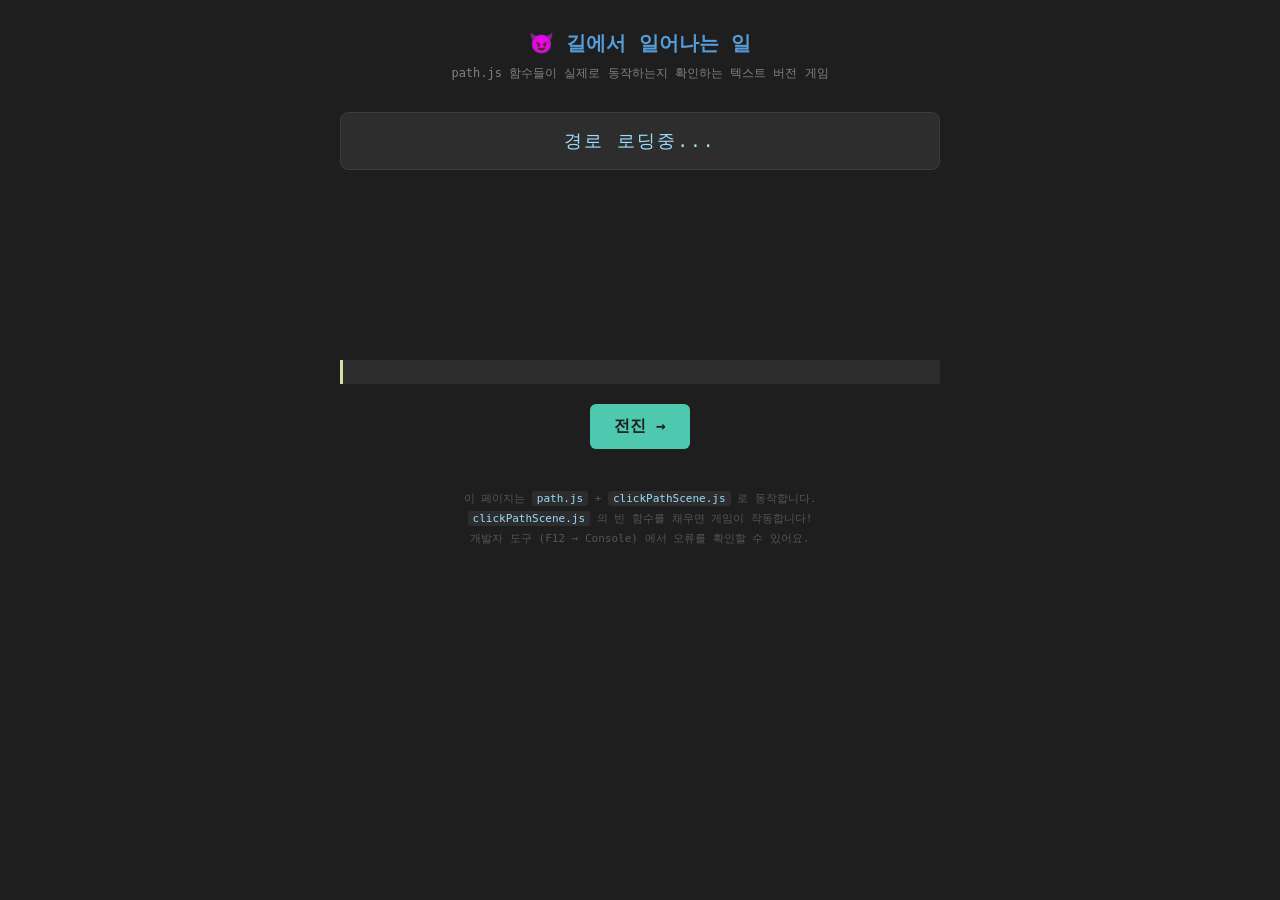
<file: tests/ung/test_path_game.html>
<!doctype html>
<html lang="ko">
    <head>
        <meta charset="UTF-8" />
        <title>😈 길</title>
        <style>
            * {
                margin: 0;
                padding: 0;
                box-sizing: border-box;
            }
            body {
                font-family: monospace;
                background: #1e1e1e;
                color: #d4d4d4;
                min-height: 100vh;
                display: flex;
                flex-direction: column;
                align-items: center;
                padding: 30px 20px;
            }

            h1.title {
                color: #569cd6;
                font-size: 20px;
                margin-bottom: 8px;
            }
            p.subtitle {
                color: #808080;
                font-size: 12px;
                margin-bottom: 30px;
            }

            /* ── 경로 표시 영역 ── */
            #path-route-display {
                background: #2d2d2d;
                border: 1px solid #3c3c3c;
                border-radius: 8px;
                padding: 16px 24px;
                font-size: 18px;
                letter-spacing: 2px;
                color: #9cdcfe;
                min-height: 28px;
                width: 100%;
                max-width: 600px;
                text-align: center;
                margin-bottom: 40px;
            }

            /* ── 현재 부위 (크게) ── */
            #path-current-part {
                font-size: 80px;
                color: #f44747;
                min-height: 120px;
                display: flex;
                align-items: center;
                justify-content: center;
                margin-bottom: 30px;
            }

            /* ── 메시지 영역 ── */
            #path-message {
                background: #2d2d2d;
                border-left: 3px solid #dcdcaa;
                padding: 12px 20px;
                font-size: 14px;
                color: #dcdcaa;
                min-height: 20px;
                width: 100%;
                max-width: 600px;
                margin-bottom: 20px;
            }

            /* ── 버튼 영역 ── */
            .button-bar {
                display: flex;
                gap: 10px;
                justify-content: center;
                flex-wrap: wrap;
                width: 100%;
                max-width: 600px;
            }

            button {
                font-family: monospace;
                font-size: 16px;
                padding: 12px 24px;
                border: none;
                border-radius: 6px;
                cursor: pointer;
                transition:
                    opacity 0.2s,
                    transform 0.1s;
            }
            button:hover:not(:disabled) {
                transform: translateY(-1px);
            }
            button:active:not(:disabled) {
                transform: translateY(1px);
            }
            button:disabled {
                opacity: 0.3;
                cursor: not-allowed;
            }

            /* 전진 버튼 */
            #path-btn-walk {
                background: #4ec9b0;
                color: #1e1e1e;
                font-weight: bold;
            }

            /* 아이템 버튼들 */
            .item-btn {
                background: #569cd6;
                color: #fff;
            }

            /* 다시하기 버튼 */
            #path-btn-reset {
                background: #ce9178;
                color: #fff;
                display: none;
            }

            /* ── 하단 안내 ── */
            .info {
                margin-top: 40px;
                color: #555;
                font-size: 11px;
                text-align: center;
                line-height: 1.8;
            }
            .info code {
                background: #2d2d2d;
                padding: 1px 5px;
                border-radius: 3px;
                color: #9cdcfe;
            }
        </style>
    </head>
    <body>
        <h1 class="title">😈 길에서 일어나는 일</h1>
        <p class="subtitle">
            path.js 함수들이 실제로 동작하는지 확인하는 텍스트 버전 게임
        </p>

        <!-- 경로 표시 -->
        <p id="path-route-display">경로 로딩중...</p>

        <!-- 현재 부위 (크게) -->
        <h1 id="path-current-part"></h1>

        <!-- 메시지 -->
        <p id="path-message"></p>

        <!-- 버튼들 -->
        <div class="button-bar" id="path-item-buttons">
            <!-- JS가 버튼을 자동 생성합니다 -->
            <!-- <button id="path-btn-떡" class="item-btn">떡</button>
            <button id="path-btn-칼" class="item-btn">칼</button>
            <button id="path-btn-캣닙 담배" class="item-btn">캣닙 담배</button>
            <button id="path-btn-레몬" class="item-btn">레몬</button> -->
        </div>
        <button id="path-btn-walk">전진 →</button>
        <button id="path-btn-reset">다시 하기</button>

        <div class="info">
            이 페이지는 <code>path.js</code> + <code>clickPathScene.js</code> 로
            동작합니다.<br />
            <code>clickPathScene.js</code> 의 빈 함수를 채우면 게임이
            작동합니다!<br />
            개발자 도구 (F12 → Console) 에서 오류를 확인할 수 있어요.
        </div>

        <!-- 스크립트 로드 순서 -->
        <script src="../../js/data.js"></script>
        <script src="../../js/path.js"></script>
        <script src="../../js/scenes/clickPathScene.js"></script>
    </body>
</html>
</file>
